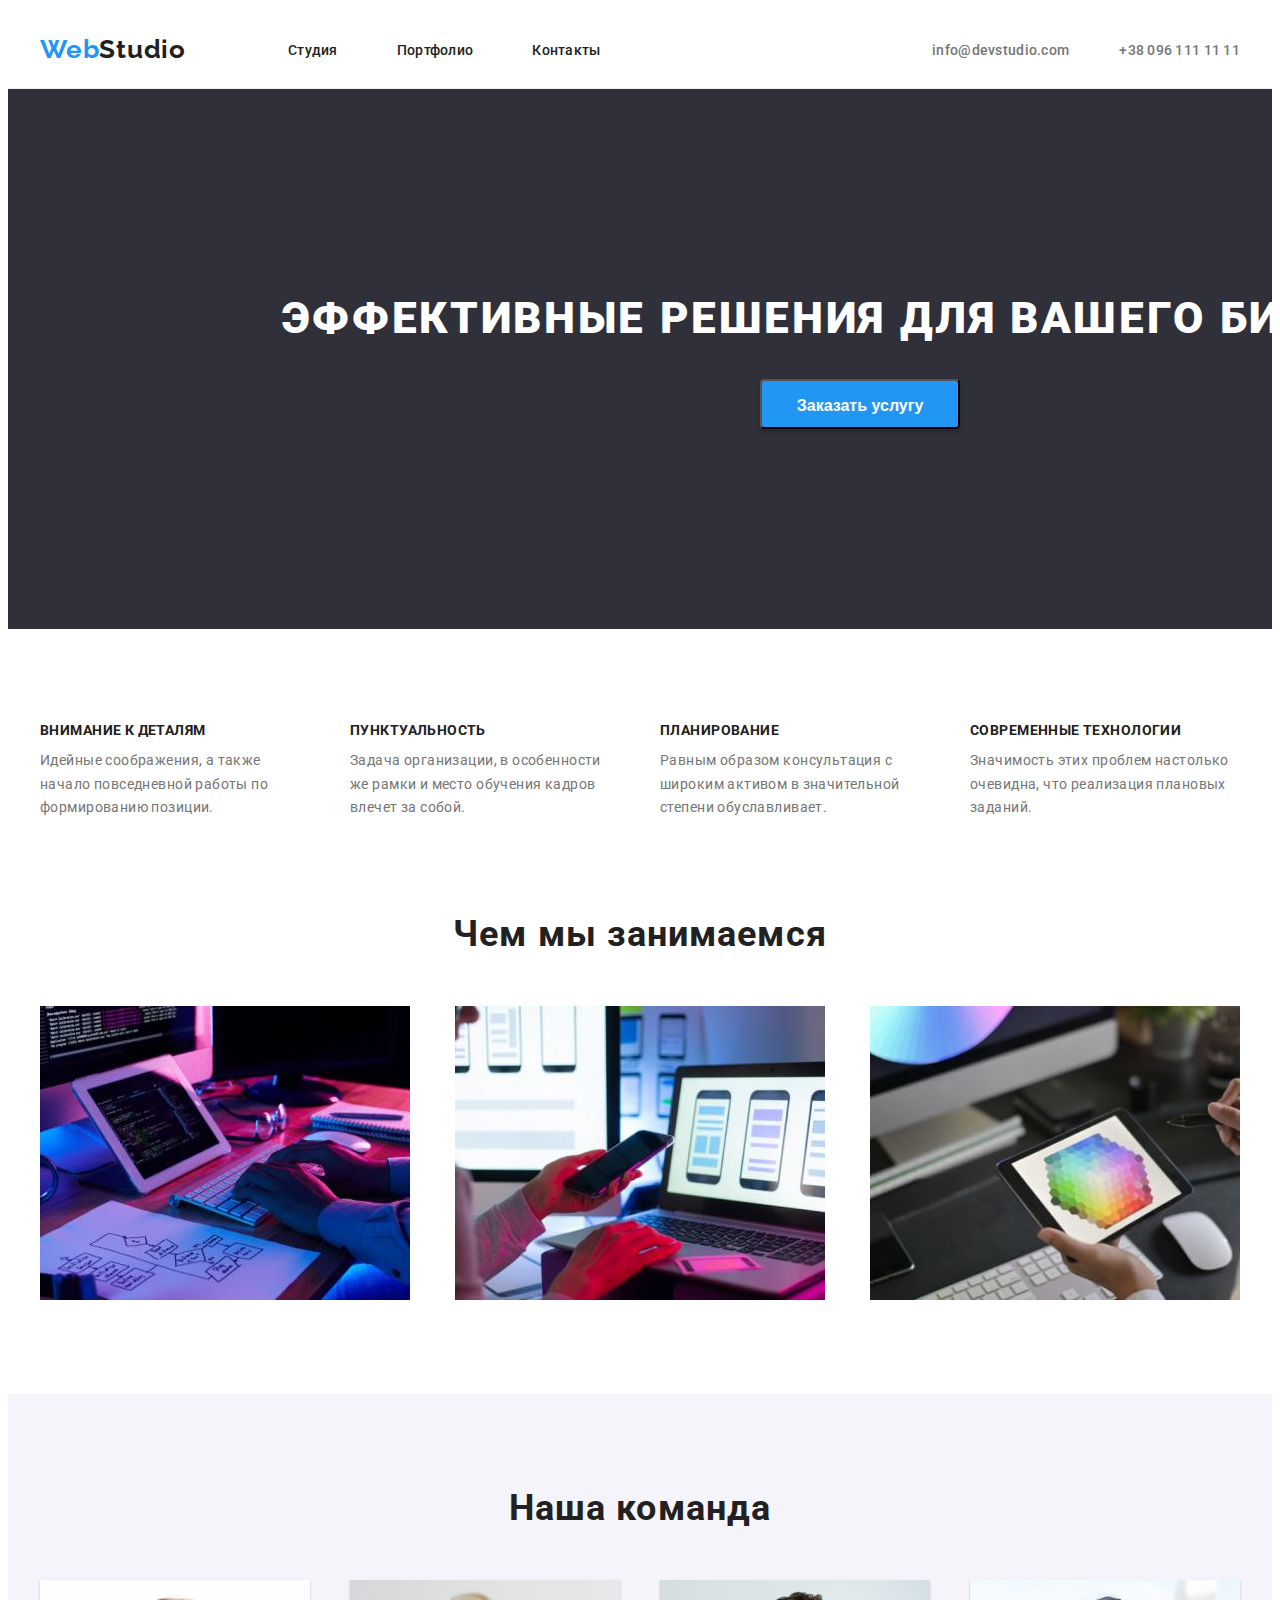
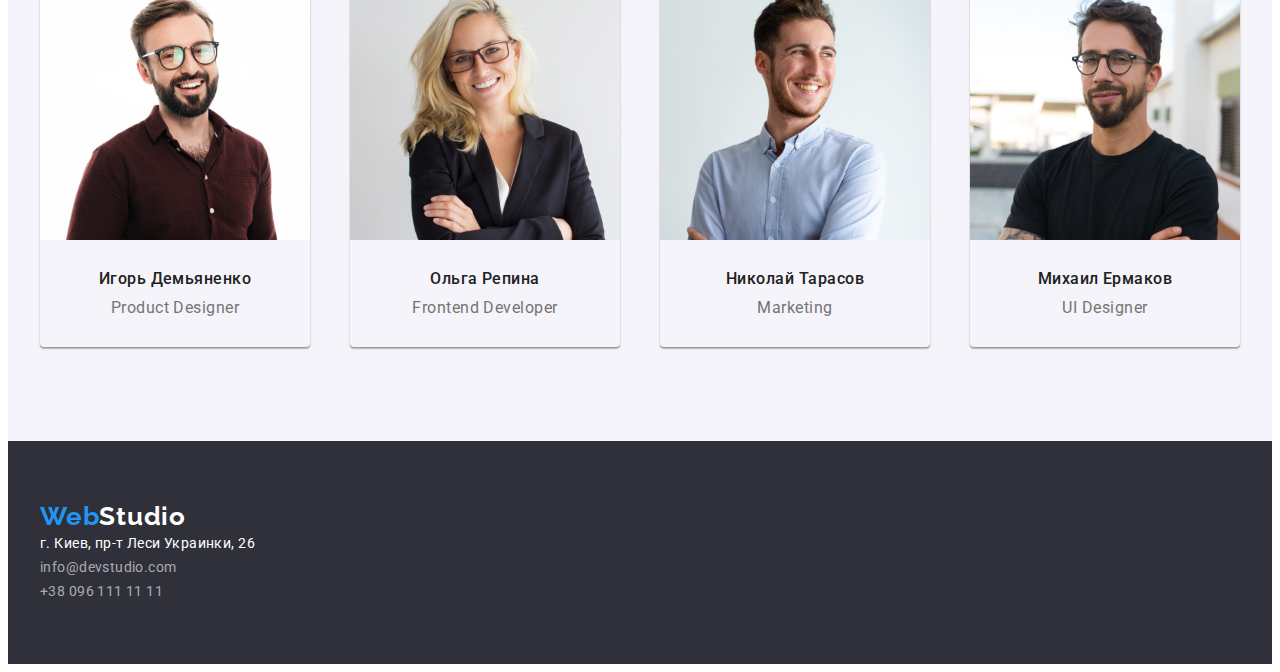
<file: index.html>
<!DOCTYPE html>
<html lang="ru">
<head>
    <meta charset="UTF-8">
    <meta http-equiv="X-UA-Compatible" content="IE=edge">
    <meta name="viewport" content="width=device-width, initial-scale=1.0">
    <title>Document</title>
    <link href="https://fonts.googleapis.com/css2?family=Raleway:wght@700&family=Roboto:wght@400;500;700;900&display=swap"
    rel="stylesheet">
    <link
    rel="stylesheet"
    href="https://cdnjs.cloudflare.com/ajax/libs/modern-normalize/1.0.0/modern-normalize.min.css"
    integrity="sha512-ISS7cAi1PEhQ8jnbJpJZMd29NlhNj4AWYyLOSp2CE/CsHxTCu+r+t0D2yoJudVrd0/8fTVPUVDzY5Tvli75u/g=="
    crossorigin="anonymous"/>
<link rel="stylesheet" href="./css/styles.css">
</head>
<body>
    <header class="header">
        <div class="container" >
        <nav class="header-navigation">
        <a class="link header-logo" href="http://WebStudio">Web<span class="logo-second-color">Studio</span> </a>
       <ul class="list header-menu">
           <li class="header-item"><a class="link header-link" href="#">Студия</a></li>
           <li class="header-item"><a class="link header-link" href="./portfolio.html">Портфолио</a></li>
           <li class="header-item"><a class="link header-link" href="#">Контакты</a></li>
         </ul>
         <div class="contacts">
            <a class="link header-address" href="mailto:info@devstudio.com">info@devstudio.com</a> 
            <a class="link header-tel" href="tel:+380961111111">+38 096 111 11 11</a>
         
    </nav>
    </header>

<main class="main">
<section class="section motto">
    <div class="container motto-container">
    <h1 class="title-one">Эффективные решения для вашего бизнеса</h1>
    <button class="main-btn" type="button">Заказать услугу</button>

</section>

<section class="section hero">
    <div class="container hero-container">
    <ul class="list hero-list">
        <li class="hero-item"><h3 class="title-three">Внимание к деталям</h3>
            <p class="hero-text">Идейные соображения, а также начало повседневной работы по формированию позиции.</p></li>
        <li class="hero-item"><h3 class="title-three">Пунктуальность</h3>
            <p class="hero-text">Задача организации, в особенности же рамки и место обучения кадров влечет за собой.</p></li>
        <li class="hero-item">   <h3 class="title-three">Планирование</h3>
            <p class="hero-text">Равным образом консультация с широким активом в значительной степени обуславливает.</p></li>
        <li class="hero-item">   <h3 class="title-three">Современные технологии</h3>
            <p class="hero-text">Значимость этих проблем настолько очевидна, что реализация плановых заданий.</p></li>
    </ul>

</section>
<section class="section whaddowedo">
    <div class="container whaddowedo-container">
    <h2 class="title-two">Чем мы занимаемся</h2>
    <ul class="list whaddowedo-list">
        <li class="whaddowedo-item"><img src="./images/ruki.jpg" alt="чем мы занимаемся" width="370" height="294"></li>
    <li class="whaddowedo-item"><img src="./images/mobila.jpg" alt="для мобильных устройств" width="370" height="294"></li>
    <li class="whaddowedo-item"><img src="./images/planshet.jpg" alt="для планшетов" width="370" height="294"></li>
   </ul>
</section>

<section class="section team">
    <div class="container team-container"> 
    <h2 class="title-two">Наша команда</h2>
    <ul class="list team-list">
        <li class="team-item"><img src="./images/demianenko.jpg" alt="Демьяненко" width="270" height="260"> <div class="team-card"> <h3 class="title-four">Игорь Демьяненко</h3><p class="team-text" lang="en">Product Designer</p></div></li>
        <li class="team-item"><img src="./images/repina.jpg" alt="Репина" width="270" height="260"><div class="team-card"><h3 class="title-four">Ольга Репина</h3><p class="team-text" lang="en">Frontend Developer
        </p></div></li>
        <li class="team-item"><img src="./images/tarasov.jpg" alt="Тарасов" width="270" height="260"><div class="team-card"><h3 class="title-four">Николай Тарасов</h3><p class="team-text" lang="en">Marketing</p></div></li>
        <li class="team-item"><img src="./images/yermakov.jpg" alt="Ермаков" width="270" height="260"><div class="team-card"><h3 class="title-four">Михаил Ермаков</h3><p class="team-text" lang="en">UI Designer</p></div></li>
    </ul>
</section>

</main>
<footer class="footer">
    <div class="container">
    <a class="link header-logo" href="http://WebStudio">Web<span class="logo-third-color">Studio</span> </a>
<address>
    <ul class="list">
        <li>
<a class="link footer-address" href="https://goo.gl/maps/e6FK5a6FQXhLv9fTA" target="_blank" rel="noopener noreferrer">г. Киев, пр-т Леси Украинки, 26</a>
</li>
<li>
<a class="link footer-mail" href="mailto:info@example.com">info@devstudio.com</a> 
</li>
<li>
<a class="link footer-tel" href="tel:+380961111111">+38 096 111 11 11</a>
</li>
</ul>

</address>
</footer>
    
</body>
</html>
</file>
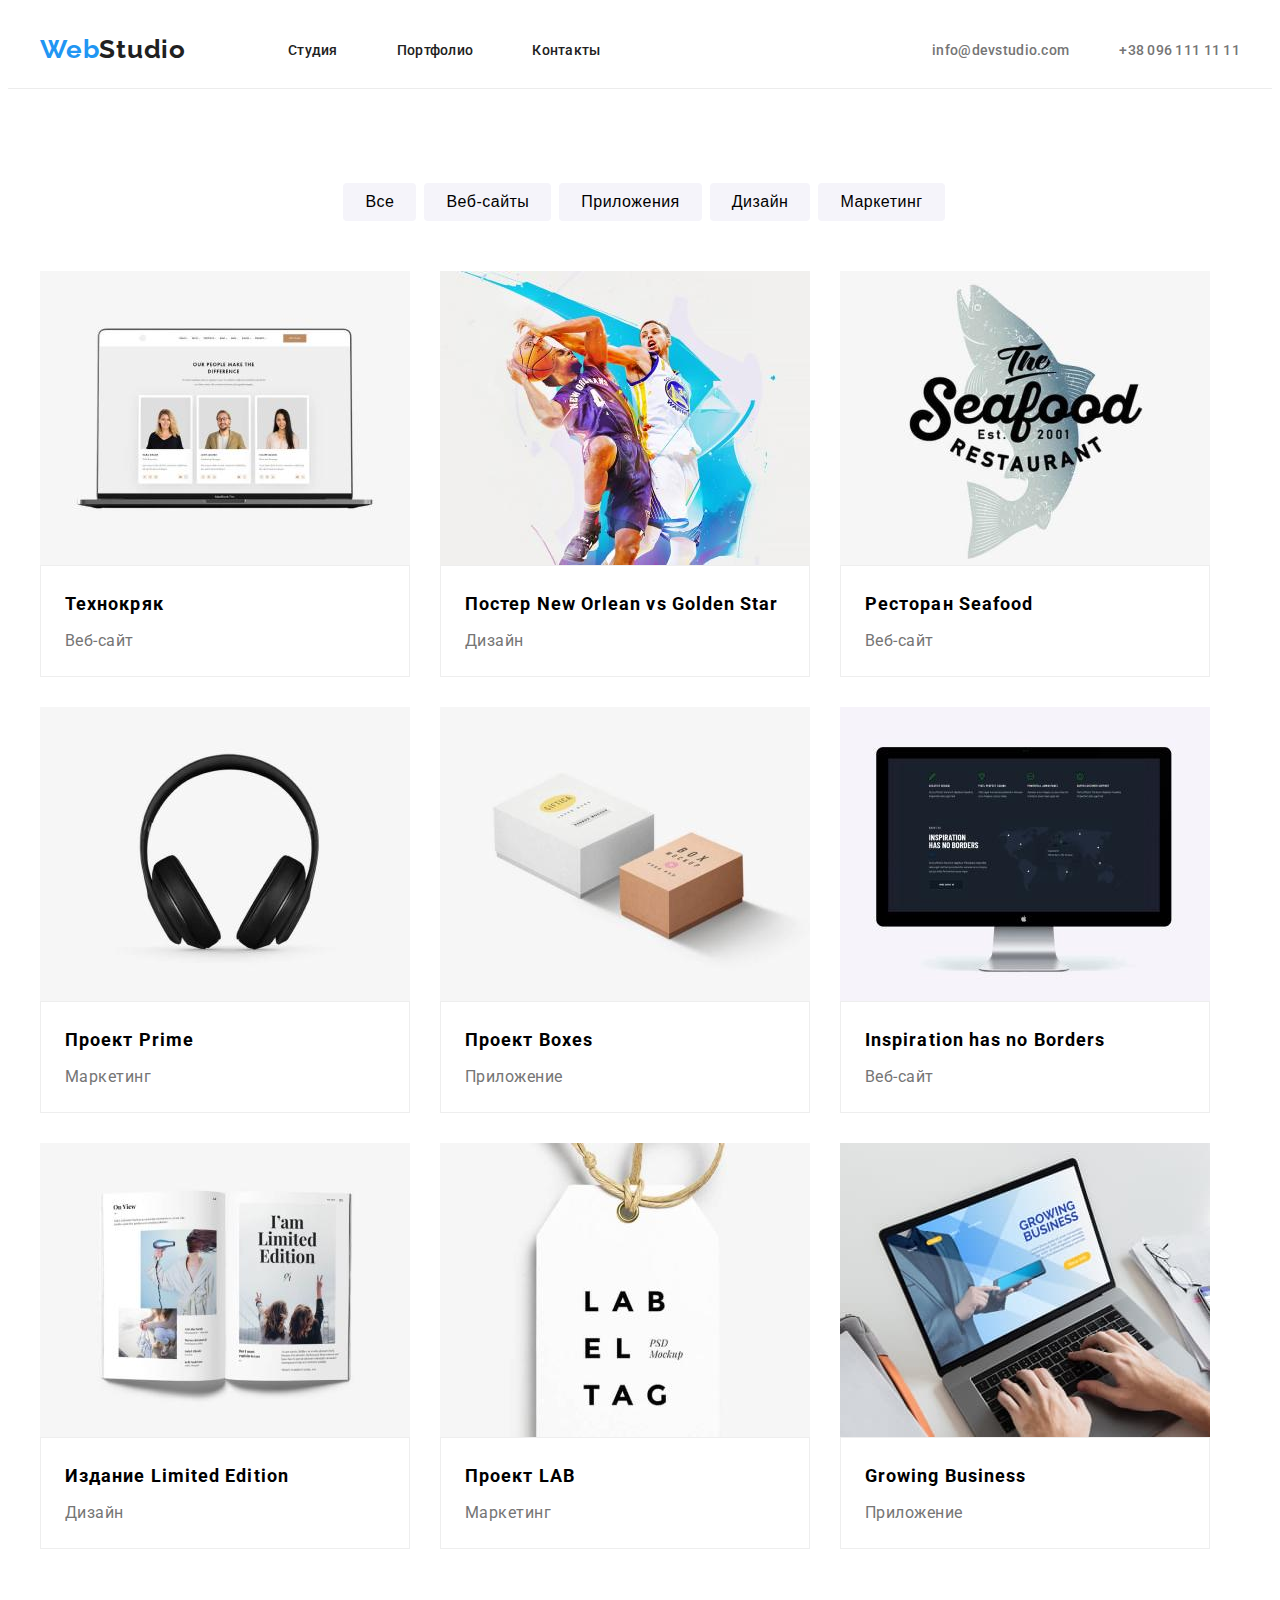
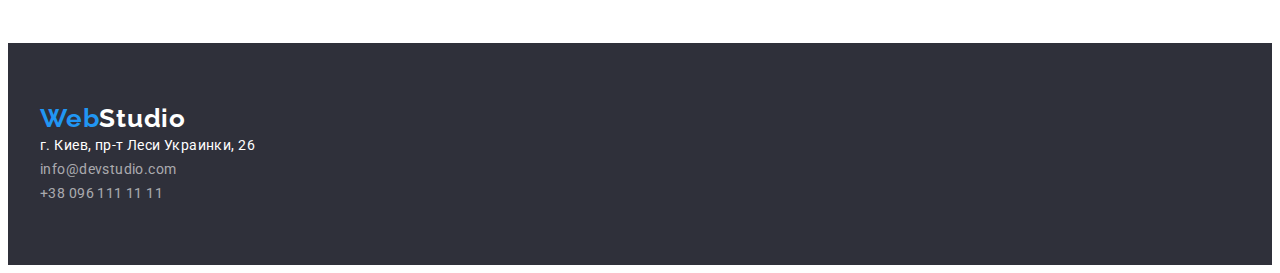
<file: portfolio.html>
<!DOCTYPE html>
<html lang="ru">
    <head>
        <meta charset="UTF-8">
        <meta http-equiv="X-UA-Compatible" content="IE=edge">
        <meta name="viewport" content="width=device-width, initial-scale=1.0">
        <title>Portfolio</title>
        <link href="https://fonts.googleapis.com/css2?family=Raleway:wght@700&family=Roboto:wght@400;500;700;900&display=swap"
        rel="stylesheet">
        <link
        rel="stylesheet"
        href="https://cdnjs.cloudflare.com/ajax/libs/modern-normalize/1.0.0/modern-normalize.min.css"
        integrity="sha512-ISS7cAi1PEhQ8jnbJpJZMd29NlhNj4AWYyLOSp2CE/CsHxTCu+r+t0D2yoJudVrd0/8fTVPUVDzY5Tvli75u/g=="
        crossorigin="anonymous"/>
    <link rel="stylesheet" href="./css/styles.css">
    </head>
<body>
    <header class="header">
        <div class="container" >
        <nav class="header-navigation">
        <a class="link header-logo" href="http://WebStudio">Web<span class="logo-second-color">Studio</span> </a>
       <ul class="list header-menu">
           <li class="header-item"><a class="link header-link" href="#">Студия</a></li>
           <li class="header-item"><a class="link header-link" href="./portfolio.html">Портфолио</a></li>
           <li class="header-item"><a class="link header-link" href="#">Контакты</a></li>
         </ul>
         <div class="contacts">
            <a class="link header-address" href="mailto:info@devstudio.com">info@devstudio.com</a> 
            <a class="link header-tel" href="tel:+380961111111">+38 096 111 11 11</a>
         
    </nav>

    </header>
    <main class="portfolio">
        <section class="section">
        <div class="container">
            <ul class="list works-button-list">
                <li> <button class="works-button">Все</button></li>
                <li> <button class="works-button">Веб-сайты</button> </li>
                <li> <button class="works-button">Приложения</button></li>
                <li> <button class="works-button">Дизайн</button></li>
                <li> <button class="works-button">Маркетинг</button></li>
            </ul>
            <ul class="list works-list">
                <li class="works-item"><img src="./images/tech.jpg" alt="техно" width="370" height="294"><div class="works-card"><h3 class="works-title">Технокряк</h3><p class="works-text">Веб-сайт</p></div></li>
                <li class="works-item"><img src="./images/basketball.jpg" alt="дизайн" width="370" height="294"><div class="works-card"><h3 class="works-title">Постер New Orlean vs Golden Star</h3> <p class="works-text">Дизайн</p></div></li>
                <li class="works-item"><img src="./images/seafood.jpg" alt="приложение" width="370" height="294"><div class="works-card"><h3 class="works-title" lang="en">Ресторан Seafood</h3> <p class="works-text">Веб-сайт</p></div></li>
                <li class="works-item"><img src="./images/earphones.jpg" alt="маркетинг" width="370" height="294"><div class="works-card"><h3 class="works-title">Проект Prime</h3> <p class="works-text">Маркетинг</p></div></li>
                <li class="works-item"><img src="./images/boxes.jpg" alt="проект" width="370" height="294"><div class="works-card"><h3 class="works-title">Проект Boxes</h3> <p class="works-text">Приложение</p></div></li>
                <li class="works-item"><img src="./images/monitor.jpg" alt="веб-сайт" width="370" height="294"><div class="works-card"><h3 class="works-title" lang="en">Inspiration has no Borders</h3> <p class="works-text">Веб-сайт</p></div></li>
                <li class="works-item"><img src="./images/magazine.jpg" alt="издание" width="370" height="294"><div class="works-card"><h3 class="works-title">Издание Limited Edition</h3> <p class="works-text">Дизайн</p></div></li>
                <li class="works-item"><img src="./images/tag.jpg" alt="проект-лаб" width="370" height="294"><div class="works-card"><h3 class="works-title">Проект LAB</h3> <p class="works-text">Маркетинг</p></div></li>
                <li class="works-item"><img src="./images/laptop.jpg" alt="бизнес" width="370" height="294"><div class="works-card"><h3 class="works-title">Growing Business</h3> <p class="works-text">Приложение</p></div></li>
            </ul>
        </section>
    </main>
    <footer class="footer">
        <div class="container">
        <a class="link header-logo" href="http://WebStudio">Web<span class="logo-third-color">Studio</span> </a>
    <address>
        <ul class="list">
            <li>
    <a class="link footer-address" href="https://goo.gl/maps/e6FK5a6FQXhLv9fTA" target="_blank" rel="noopener noreferrer">г. Киев, пр-т Леси Украинки, 26</a>
    </li>
    <li>
    <a class="link footer-mail" href="mailto:info@example.com">info@devstudio.com</a> 
    </li>
    <li>
    <a class="link footer-tel" href="tel:+380961111111">+38 096 111 11 11</a>
    </li>
    </ul>
    
    </address>
    </footer>
        
</body>
</html>
</file>
<file: css/styles.css>
:root {
    --header-text-color: #757575;
    --main-title-color: #ffffff;
    --second-title-color: #212121;
    --main-text-color: #757575;
    --second-text-color: rgba(255, 255, 255, 0.6);
    --logo-color: #2196f3;
    --logo-second-color: #212121;
    --logo-third-color: #ffffff; 
    --accent-color: #2196f3;
    --main-btn-color: #2196f3;
    --footer-bcg-color: #2f303a;
--portfolio-button-color: #f5f4fa;
}

p, h1, h2, h3, h4, h5, h6 {margin: 0;}

ul {margin: 0;
padding: 0;}

img {
    display: block;
}

body  {
    font-family: 'Raleway', sans-serif;
    font-family: 'Roboto', sans-serif;
}


.list {
    list-style: none;
    padding: 0;
    margin: 0;
}

.link {
    text-decoration: none;
}

.container{
    width: 1200px;
    margin-left: auto;
    margin-right: auto;
    margin: 0 auto;
    padding-left: 15px;
    padding-right: 15px;
  }

  .section {
      padding-top: 94px;
      padding-bottom: 94px;
  }
/*------------------------------------------------HEADER------------------------*/



.header {
    height: 80px;
    background-color: var(--main-title-color);
    border-bottom: 1px solid #ECECEC;
}

.header-navigation {
    display: flex;
    align-items: center;
}

.header-menu {
    display: flex; 
    justify-content: space-evenly;
    margin-left: 93px;
    padding-top: 32px;
    padding-bottom: 32px;
    margin-right: 20px;
}

.header-logo {
    font-family: Raleway;
    font-weight: 700;
    font-size: 26px;
    line-height: 1.19;
    letter-spacing: 0.03em;
   color: var(--logo-color);
}

.logo-second-color {
    color:var(--logo-second-color);
}

.logo-third-color {
    color:var(--logo-third-color);
}

.header-link { 
font-weight: 500;
font-size: 14px;
line-height: 1.33;
letter-spacing: 0.02em;
margin-left: 9px;
color: #212121;
}

.header-link:hover,
.header-link:focus {
color: var(--accent-color);
}

.contacts {
    display: flex;
    margin-left: auto
}

.header-tel {
    font-weight: 500;
    font-size: 14px;
    line-height: 1.33;
    letter-spacing: 0.02em;
    margin-left: 50px;
    margin-right: auto;
    
    color: var(--header-text-color);
}
.header-tel:hover,
.header-tel:focus {
color: var(--accent-color);
}


.header-address {
font-weight: 500;
font-size: 14px;
line-height: 1.33;
letter-spacing: 0.02em;
margin-left: 50px;
color:var(--header-text-color);
}

.header-address:hover, 
.header-address:focus {
    color: var(--accent-color) 
}

.header-item:not(:last-child) {
margin-right: 50px;
} 

/*------------------------------------------------main------------------------*/

.motto {
    background-color: var(--footer-bcg-color);
    padding-top: 200px;
    padding-bottom: 200px;
}

.title-one {
font-weight: 900;
font-size: 44px;
line-height: 1.36;
text-align: center;
letter-spacing: 0.06em;
text-transform: uppercase;
color: var(--main-title-color);
}

.motto-container {
padding-right: 252px;
padding-left: 252px;
text-align: center;
}

.main-btn {
padding: 10px 32px;
background-color: var(--main-btn-color);
font-weight: 700;
font-size: 16px;
line-height: 1.9;
width: 200px;
height: 50px;
left: 500px;
right: 500px;
top: 430px;
margin-top: 30px;
background: #2196F3;
box-shadow: 0px 4px 4px rgba(0, 0, 0, 0.15);
border-radius: 4px;
color: #ffffff;
cursor: pointer;
}
.main-btn:active {
background-color: var(--second-title-color);
}
/*------------------------------------------------HERO------------------------*/


.hero-list {
display: flex;
justify-content: space-between
}

.hero-item {
max-width: 270px;
}
.title-three {
font-weight: 700;
font-size: 14px;
line-height: 1.14;
letter-spacing: 0.03em;
margin-bottom: 10px;
text-transform: uppercase;
color: var(--second-title-color);
}

.hero-text {
font-size: 14px;
line-height: 1.7;
letter-spacing: 0.03em;
color: var(--main-text-color);
}

.title-two {
font-weight: 700;
font-size: 36px;
line-height: 1.16;
letter-spacing: 0.03em;
text-align: center;
margin-bottom: 50px;
color: var(--second-title-color);
}

.whaddowedo-list {
    display: flex;
    justify-content: space-between;
}

.whaddowedo {
    padding-top: 0px;
}


.team {
background-color: var(--portfolio-button-color);
 }

 .team-container {
text-align: center;
}

.team-list {
display: flex;
justify-content: space-between;
}

.team-item {
justify-content: space-between;
width: 270px;
box-shadow: 0px 1px 3px rgba(0, 0, 0, 0.12), 0px 1px 1px rgba(0, 0, 0, 0.14), 0px 2px 1px rgba(0, 0, 0, 0.2);
border-radius: 0px 0px 4px 4px;    
}

.team-card {
padding-top: 30px;
padding-bottom: 30px;
}

img {
max-width: 100%;
height: auto
}

.title-four {
font-weight: 500;
font-size: 16px;
line-height: 1.18;
letter-spacing: 0.03em;
color: var(--second-title-color);
}
.team-text {
font-weight: 400;
font-size: 16px;
line-height: 1.18;
letter-spacing: 0.03em;
margin-top: 10px;
color: var(--main-text-color);
}
/*------------------------------------------ FOOTER -------------------------*/

.footer {
background-color: var(--footer-bcg-color);
padding-top: 60px;
padding-bottom: 60px;
}

.footer-address {
font-style: normal;
font-weight: 400;
font-size: 14px;
line-height: 1.71;
letter-spacing: 0.03em;
color: var(--main-title-color);
margin-bottom: 9px;
margin-top: 9px;
}

.footer-address:hover, 
.footer-address:focus {
color: var(--accent-color) 
}
.footer-mail {
    font-style: normal;
    font-weight: 400;
    font-size: 14px;
    line-height: 1.71;
   letter-spacing: 0.03em;
   color: var(--second-text-color); 
   margin-bottom: 9px;
}
.footer-mail:hover, 
.footer-mail:focus {
    color: var(--accent-color) 
}

.footer-tel {
    font-style: normal;
    font-weight: 400;
    font-size: 14px;
    line-height: 1.71;
   letter-spacing: 0.03em;
   color: var(--second-text-color);
   margin-bottom: 9px;
}
.footer-tel:hover, 
.footer-tel:focus {
    color: var(--accent-color); 
}
/*----------------------------PORTFOLIO--------------------------*/

.works-button {
height: 38px;
background:var(--portfolio-button-color);
padding-top: 6px;
padding-bottom: 6px;
padding-left: 22px;
padding-right: 22px;
font-weight: 500;
font-size: 16px;
line-height: 1.62;
letter-spacing: 0.03em;
cursor: pointer;
border: none;
text-align: center;
border-radius: 4px;
margin-left: 8px;
}

.works-button:hover, 
.works-button:focus {
  background-color:var(--accent-color) 
}

.works-button-list {
    display: flex;
    justify-content: center;
    margin-bottom: 50px;
 }


.works-list {
    display: flex;
    flex-wrap: wrap;
    }

.works-card {
    padding-top: 20px;
    padding-bottom: 20px;
    padding-left: 24px;
    padding-right: 24px;
    border: 1px solid #EEEEEE;
}

.works-item {
margin-right: 30px;
margin-bottom: 30px;
}

.works-item:nth-child(3n) {
margin-right: 0;
}

.works-item:nth-child(n+7) {
    margin-bottom: 0px;
}

.works-title {
font-family: Roboto;
font-weight: 700;
font-size: 18px;
line-height: 2;
letter-spacing: 0.06em;
margin-bottom: 4px;
}

.works-text {
font-size: 16px;
line-height: 1.87;
letter-spacing: 0.03em;
color: var(--header-text-color)
}
</file>
